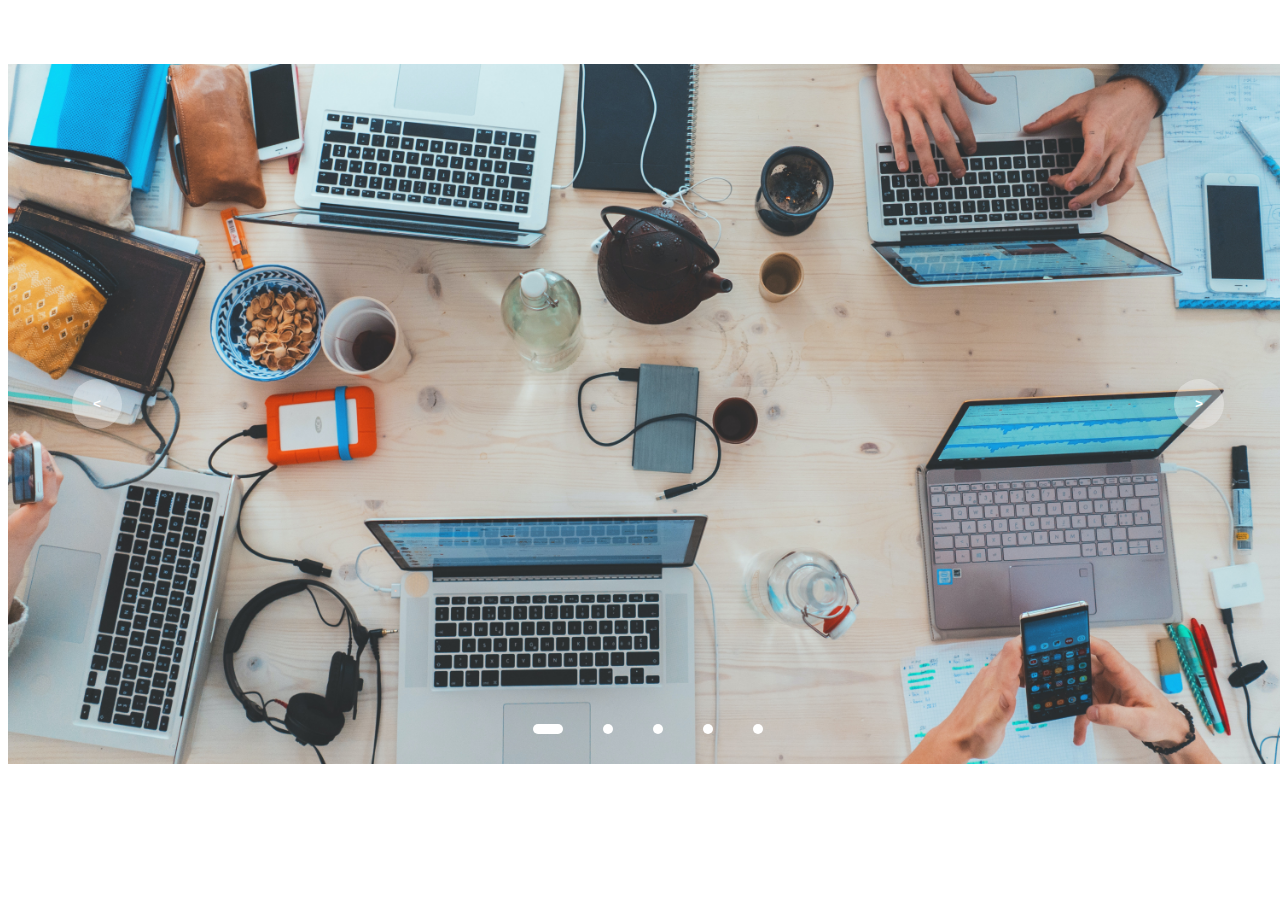
<file: JavaScript Task/Image Slider/index.html>
<!DOCTYPE html>
<html lang="en">

<head>
    <meta charset="UTF-8">
    <meta name="viewport" content="width=device-width, initial-scale=1.0">
    <title>Image Slider</title>
    <link rel="stylesheet" href="./style.css">
</head>

<body>
    <div class="parentContainer"> 
        <div class="wrapper">
            <!-- IMG 1 -->
            <div class="item">
                <img src="./Assets/img1.jpg" />
            </div>
            <!-- IMG 2 -->
            <div class="item">
                <img src="./Assets/img2.jpg" />
            </div>
            <!-- IMG 3 -->
            <div class="item">
                <img src="./Assets/img3.jpg" />
            </div>
            <!-- IMG 4 -->
            <div class="item">
                <img src="./Assets/img4.jpg" />
            </div>
            <!-- IMG 5 -->
            <div class="item">
                <img src="./Assets/img5.jpg" />
            </div>
        </div>
        <!-- PREV & NEXT BUTTONS -->
        <div class="buttons">
            <button id="prev">&lt;</button>
            <button id="next">&gt;</button>
        </div>
        <!-- DOTS -->
        <ul class="dots">
            <li class="active"></li>
            <li></li>
            <li></li>
            <li></li>
            <li></li>
        </ul>
    </div>    
    <script src="./script.js"></script>
</body>

</html>
</file>
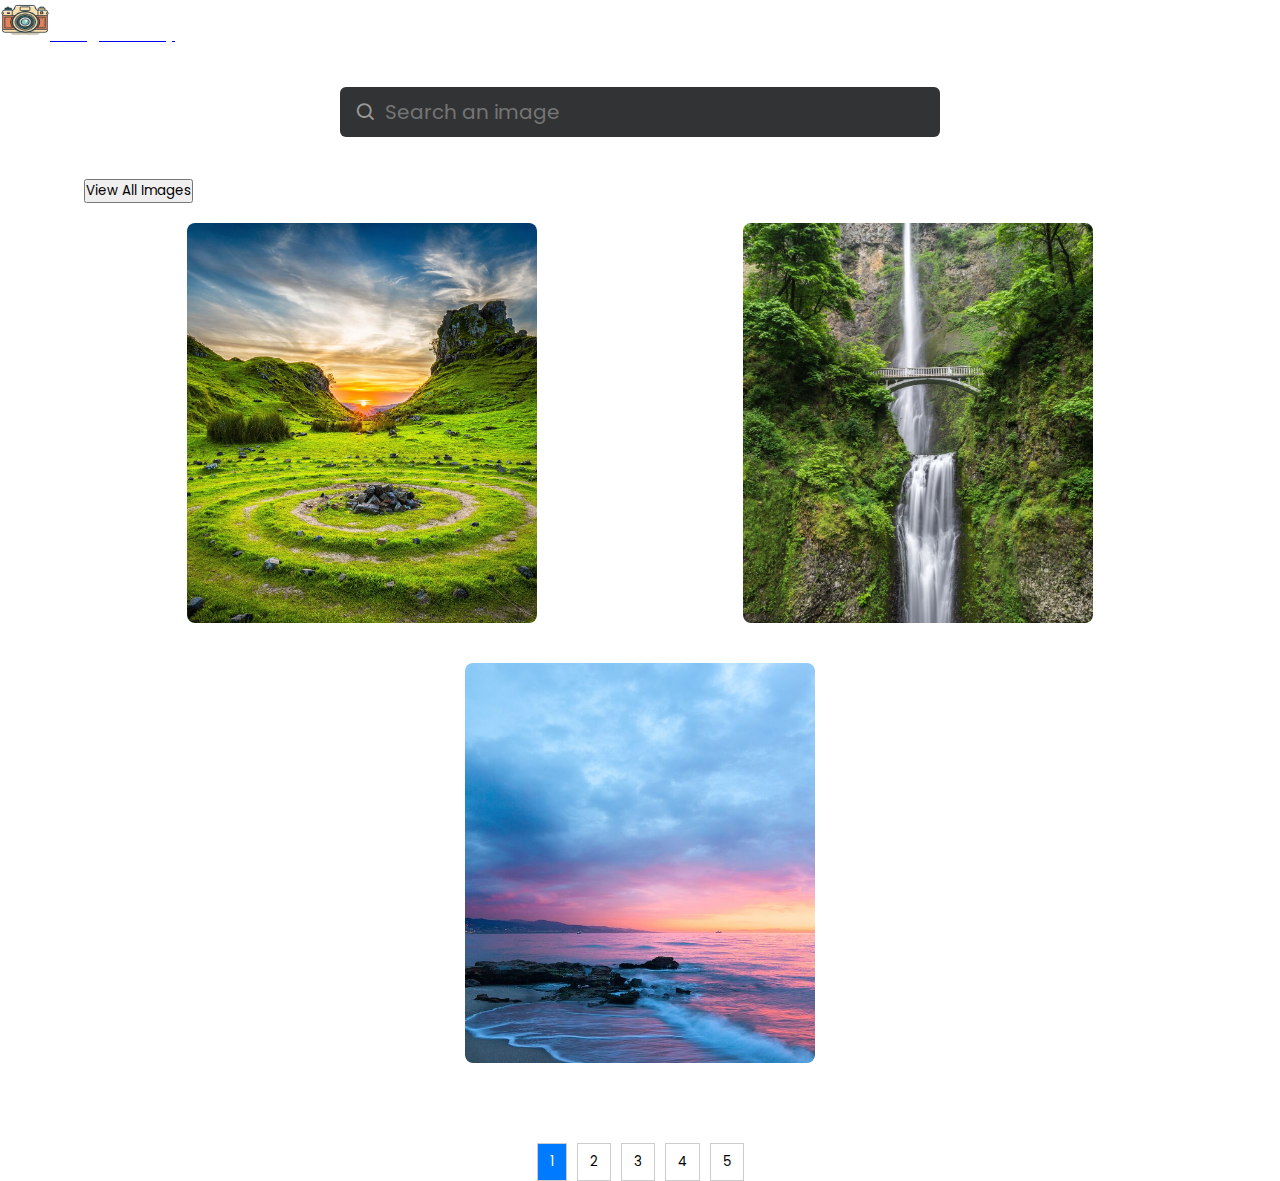
<file: JavaScript Task/Search-Image/index.html>
<!DOCTYPE html>
<html lang="en">

<head>
    <meta charset="UTF-8" />
    <meta http-equiv="X-UA-Compatible" content="IE=edge" />
    <meta name="viewport" content="width=device-width, initial-scale=1.0" />
    <link rel="stylesheet" href="./styles.css" />
    <link href="https://unpkg.com/boxicons@2.1.1/css/boxicons.min.css" rel="stylesheet" />
    <link href="https://cdn.jsdelivr.net/npm/bootstrap@5.3.2/dist/css/bootstrap.min.css" rel="stylesheet" integrity="sha384-T3c6CoIi6uLrA9TneNEoa7RxnatzjcDSCmG1MXxSR1GAsXEV/Dwwykc2MPK8M2HN" crossorigin="anonymous">
    <title>Image Gallery with Search Box</title>
</head>

<body>
    <nav class="navbar bg-primary">
        <div class="container-fluid">
          <a class="navbar-brand" href="#">
            <img src="./Assets/camera.png" alt="Logo" width="50" height="40" class="d-inline-block align-text-top">
            <b style="color: white;">Image Gallery</b>
          </a>
        </div>
      </nav>

    <div class="container">
        <div class="search-box">
            <i class="bx bx-search"></i>
            <input type="text" id="searchInput" placeholder="Search an image" />            
        </div>
        <button type="button" class="btn btn-primary" id="viewAllButton">View All Images</button>
        <div class="images" id="imageContainer"></div>
    </div>

    
    <div class="pagination-container">
        <button class="pagination-button active">1</button>
        <button class="pagination-button">2</button>
        <button class="pagination-button">3</button>
    </div>


    <script src="./script.js"></script>
</body>

</html>
</file>
<file: JavaScript Task/Image Slider/style.css>
body {
    margin-top: 5%;
    font-family: monospace;
}

.parentContainer {
    width: 1300px;
    max-width: 100vw;
    height: 700px;
    margin: auto;
    position: relative;   
    overflow: hidden; 
}

.parentContainer .wrapper {
    position: absolute;
    top: 0;
    left: 0;
    height: 100%;
    display: flex;
    width: max-content;
    transition: 1s;
}

.parentContainer .wrapper img {
    width: 1300px;
    max-width: 100vw;
    height: 100%;
    object-fit: cover;
}

.parentContainer .buttons {
    position: absolute;
    top: 45%;
    left: 5%;
    width: 90%;
    display: flex;
    justify-content: space-between;
}

.parentContainer .buttons button {
    width: 50px;
    height: 50px;
    border-radius: 50%;
    background-color: #fff5;
    color: #fff;
    border: none;
    font-family: monospace;
    font-weight: bold;
    cursor: pointer;
}

.parentContainer .dots {
    position: absolute;
    bottom: 10px;
    color: #fff;
    left: 0;
    width: 100%;
    margin: 0;
    padding: 0;
    display: flex;
    justify-content: center;
}

.parentContainer .dots li {
    list-style: none;
    width: 10px;
    height: 10px;
    background-color: #fff;
    margin: 20px;
    border-radius: 20px;
    transition: 0.5s;
    cursor: pointer;
}

.parentContainer .dots li.active {
    width: 30px;
}

@media screen and (max-width: 768px) {
    .parentContainer {
        height: 400px;
    }
}
</file>
<file: JavaScript Task/Search-Image/styles.css>
@import url("https://fonts.googleapis.com/css2?family=Poppins:wght@200;300;400;500;600&display=swap");

* {
    margin: 0;
    padding: 0;
    box-sizing: border-box;
    font-family: "Poppins", sans-serif;
}

.container {
    position: relative;
    min-height: 100vh;
    max-width: 1600px;
    width: 90%;
    margin: 0 auto;
    padding: 40px 20px;
}

.container .search-box {
    position: relative;
    height: 50px;
    max-width: 600px;
    margin: 0 auto;
    margin-bottom: 40px;
}

.search-box input {
    position: absolute;
    height: 100%;
    width: 100%;
    outline: none;
    border: none;
    background-color: #323334;
    padding: 0 15px 0 45px;
    color: #fff;
    font-size: 20px;
    border-radius: 6px;
}

.search-box i {
    position: absolute;
    z-index: 2;
    color: #999;
    top: 50%;
    left: 15px;
    font-size: 22px;
    transform: translateY(-50%);
}

.container .images {
    width: 100%;
    display: flex;
    justify-content: space-around;
    flex-wrap: wrap;
}

.container .images .image-box {
    position: relative;
    height: 400px;
    width: 350px;
    border-radius: 8px;
    overflow: hidden;
    margin: 20px;
    transition: transform 0.2s linear;
    cursor: pointer;
}

.container .images .image-box img {
    height: 100%;
    width: 100%;
    border-radius: 6px;
    object-fit: cover;
}

.container .images .image-box:hover img {
    transform: scale(1.1);
    
}

.container .images .image-box h6 {
    display: none;
}

.pagination-container {
    display: flex;
    justify-content: center;
    margin-top: 20px;
}

.pagination-button {
    margin: 0 5px;
    padding: 8px 12px;
    border: 1px solid #ccc;
    background-color: #fff;
    cursor: pointer;
}

.pagination-button.active {
    background-color: #007bff;
    color: #fff;
}
</file>
